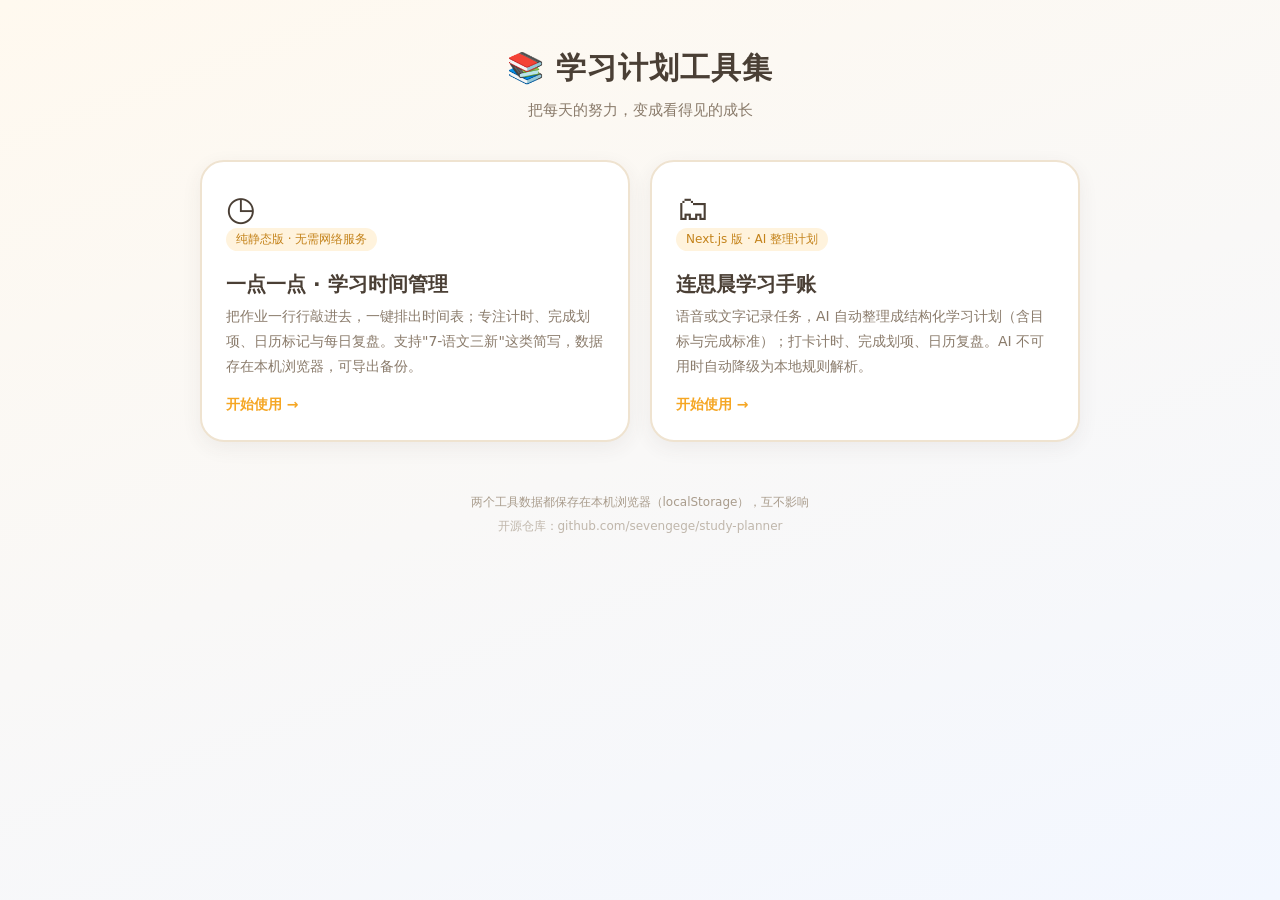
<file: index.html>
<!DOCTYPE html>
<html lang="zh-CN">
<head>
<meta charset="UTF-8">
<meta name="viewport" content="width=device-width, initial-scale=1.0">
<title>学习计划工具集</title>
<style>
  * { margin:0; padding:0; box-sizing:border-box; }
  body {
    font-family: "PingFang SC","Microsoft YaHei",system-ui,sans-serif;
    background: linear-gradient(160deg,#FFF9EF 0%,#F3F7FF 100%);
    color:#4A3F35; min-height:100vh; padding:48px 20px;
  }
  .wrap { max-width:880px; margin:0 auto; }
  h1 { font-size:30px; text-align:center; letter-spacing:1px; }
  .sub { text-align:center; color:#8A7B6B; margin:12px 0 40px; font-size:15px; }
  .cards { display:grid; grid-template-columns:repeat(auto-fit,minmax(300px,1fr)); gap:20px; }
  a.card {
    display:block; text-decoration:none; color:inherit; background:#fff;
    border:2px solid #EFE3D0; border-radius:24px; padding:26px 24px;
    box-shadow:0 6px 20px rgba(74,63,53,.07); transition:transform .2s, box-shadow .2s;
  }
  a.card:hover { transform:translateY(-4px); box-shadow:0 12px 28px rgba(74,63,53,.13); }
  .icon { font-size:34px; }
  .card h2 { font-size:20px; margin:10px 0 6px; }
  .card .tag { display:inline-block; font-size:12px; padding:3px 10px; border-radius:999px; background:#FFF3DD; color:#C4831B; margin-bottom:10px; }
  .card p { font-size:14px; line-height:1.8; color:#8A7B6B; }
  .card .go { margin-top:16px; font-size:14px; font-weight:700; color:#F5A623; }
  footer { text-align:center; margin-top:48px; font-size:12px; color:#A99C8C; line-height:2; }
</style>
</head>
<body>
<div class="wrap">
  <h1>📚 学习计划工具集</h1>
  <p class="sub">把每天的努力，变成看得见的成长</p>

  <div class="cards">
    <a class="card" href="./little-step/">
      <div class="icon">◷</div>
      <span class="tag">纯静态版 · 无需网络服务</span>
      <h2>一点一点 · 学习时间管理</h2>
      <p>把作业一行行敲进去，一键排出时间表；专注计时、完成划项、日历标记与每日复盘。支持"7-语文三新"这类简写，数据存在本机浏览器，可导出备份。</p>
      <div class="go">开始使用 →</div>
    </a>

    <a class="card" href="./journal/">
      <div class="icon">🗂</div>
      <span class="tag">Next.js 版 · AI 整理计划</span>
      <h2>连思晨学习手账</h2>
      <p>语音或文字记录任务，AI 自动整理成结构化学习计划（含目标与完成标准）；打卡计时、完成划项、日历复盘。AI 不可用时自动降级为本地规则解析。</p>
      <div class="go">开始使用 →</div>
    </a>
  </div>

  <footer>
    两个工具数据都保存在本机浏览器（localStorage），互不影响<br>
    <span style="opacity:.7">开源仓库：github.com/sevengege/study-planner</span>
  </footer>
</div>
</body>
</html>
</file>
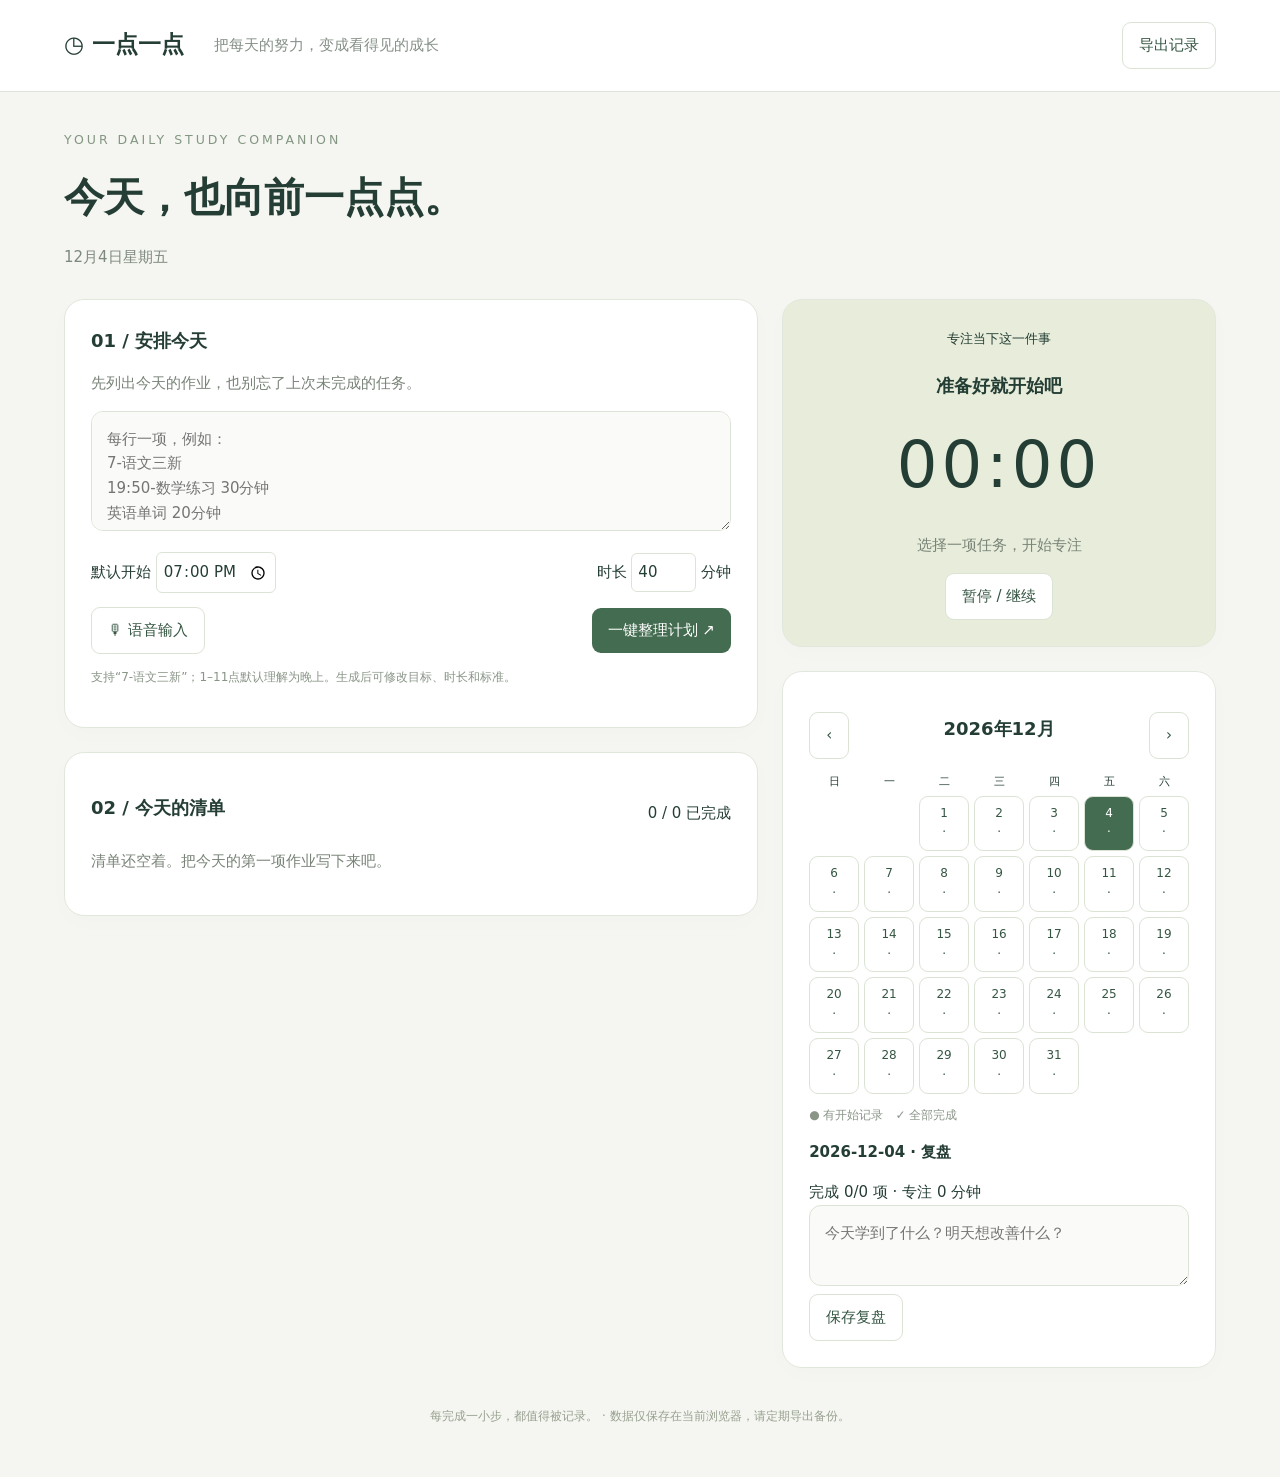
<file: little-step/index.html>
<!doctype html><html lang="zh-CN"><meta charset="utf-8"><meta name="viewport" content="width=device-width,initial-scale=1"><title>一点一点 · 学习时间管理</title><link rel="stylesheet" href="style.css"><body><header><b>◷ 一点一点</b><span>把每天的努力，变成看得见的成长</span><button id="export">导出记录</button></header><main><section class="intro"><small>YOUR DAILY STUDY COMPANION</small><h1>今天，也向前一点点。</h1><p id="date"></p></section><div class="layout"><div><section class="card"><h2>01 / 安排今天</h2><p>先列出今天的作业，也别忘了上次未完成的任务。</p><div id="carry"></div><textarea id="input" placeholder="每行一项，例如：&#10;7-语文三新&#10;19:50-数学练习 30分钟&#10;英语单词 20分钟"></textarea><div class="row"><label>默认开始 <input id="start" type="time" value="19:00"></label><label>时长 <input id="duration" type="number" min="5" max="240" value="40"> 分钟</label></div><div class="row"><button id="voice">🎙 语音输入</button><button class="primary" id="generate">一键整理计划 ↗</button></div><p class="hint">支持“7-语文三新”；1–11点默认理解为晚上。生成后可修改目标、时长和标准。</p><p id="message" role="status"></p></section><section class="card"><div class="row"><h2>02 / 今天的清单</h2><span id="progress"></span></div><div id="tasks"></div></section></div><aside><section class="card focus"><small>专注当下这一件事</small><h2 id="active">准备好就开始吧</h2><div id="clock">00:00</div><p id="timernote">选择一项任务，开始专注</p><button id="pause">暂停 / 继续</button></section><section class="card"><div class="row"><button id="prev">‹</button><h2 id="month"></h2><button id="next">›</button></div><div class="calendar" id="calendar"></div><p class="hint">● 有开始记录　✓ 全部完成</p><h3 id="reviewtitle">今日复盘</h3><div id="review"></div><textarea id="reflection" placeholder="今天学到了什么？明天想改善什么？"></textarea><button id="saveReflection">保存复盘</button></section></aside></div><footer>每完成一小步，都值得被记录。 · 数据仅保存在当前浏览器，请定期导出备份。</footer></main><script src="app.js"></script></body></html>
</file>
<file: little-step/style.css>
*{box-sizing:border-box}body{margin:0;background:#f5f6f1;color:#253e35;font:15px/1.65 system-ui,'Microsoft YaHei',sans-serif}header{padding:22px 5%;display:flex;align-items:center;gap:30px;border-bottom:1px solid #dde4da;background:#fff}header b{font-size:23px}header span{flex:1;color:#869087}main{max-width:1200px;margin:auto;padding:35px 24px}.intro small{color:#839681;letter-spacing:3px}.intro h1{font-size:40px;margin:12px 0}.intro p{color:#7d897e;margin-bottom:30px}.layout{display:grid;grid-template-columns:1.6fr 1fr;gap:24px}.card{background:#fff;border:1px solid #e2e7dc;border-radius:20px;padding:26px;margin-bottom:24px;box-shadow:0 6px 25px #263e3504}h2{font-size:18px;margin:0 0 12px}h3{font-size:15px}p{color:#798378}textarea{width:100%;min-height:120px;resize:vertical;border:1px solid #dce3d7;border-radius:12px;padding:15px;font:inherit;background:#fafbf8;color:inherit}button{cursor:pointer;border:1px solid #dbe3d5;border-radius:9px;padding:10px 16px;background:#fff;color:#355643;font:inherit}button:hover{background:#edf3e7}.primary{background:#446c50;color:white;border:0}.row{display:flex;align-items:center;justify-content:space-between;gap:12px;margin:14px 0;flex-wrap:wrap}input{font:inherit;border:1px solid #dce3d7;border-radius:6px;padding:6px;color:inherit}input[type=number]{width:65px}.hint{font-size:12px;color:#8a9588}.focus{background:#e7edda;text-align:center}.focus h2{margin-top:20px}#clock{font-size:64px;letter-spacing:4px;font-variant-numeric:tabular-nums}.task{border-top:1px solid #edf0e8;padding:20px 0}.task.done h3{text-decoration:line-through;color:#98a293}.task h3{margin:0;font-size:17px}.task p{margin:6px 0;font-size:13px}.task .time{color:#628355;font-size:13px}.task input[type=text]{width:100%;margin:4px 0}.calendar{display:grid;grid-template-columns:repeat(7,1fr);gap:5px;text-align:center}.calendar button{padding:7px 0;font-size:12px}.calendar .selected{background:#446c50;color:white}.calendar small{font-size:11px}#reflection{min-height:75px}footer{text-align:center;color:#97a08f;font-size:12px;padding:15px}#message{font-size:13px;color:#8f6638}@media(max-width:760px){.layout{grid-template-columns:1fr}header span{display:none}header{justify-content:space-between}.intro h1{font-size:30px}.card{padding:20px}main{padding:25px 16px}}
</file>
